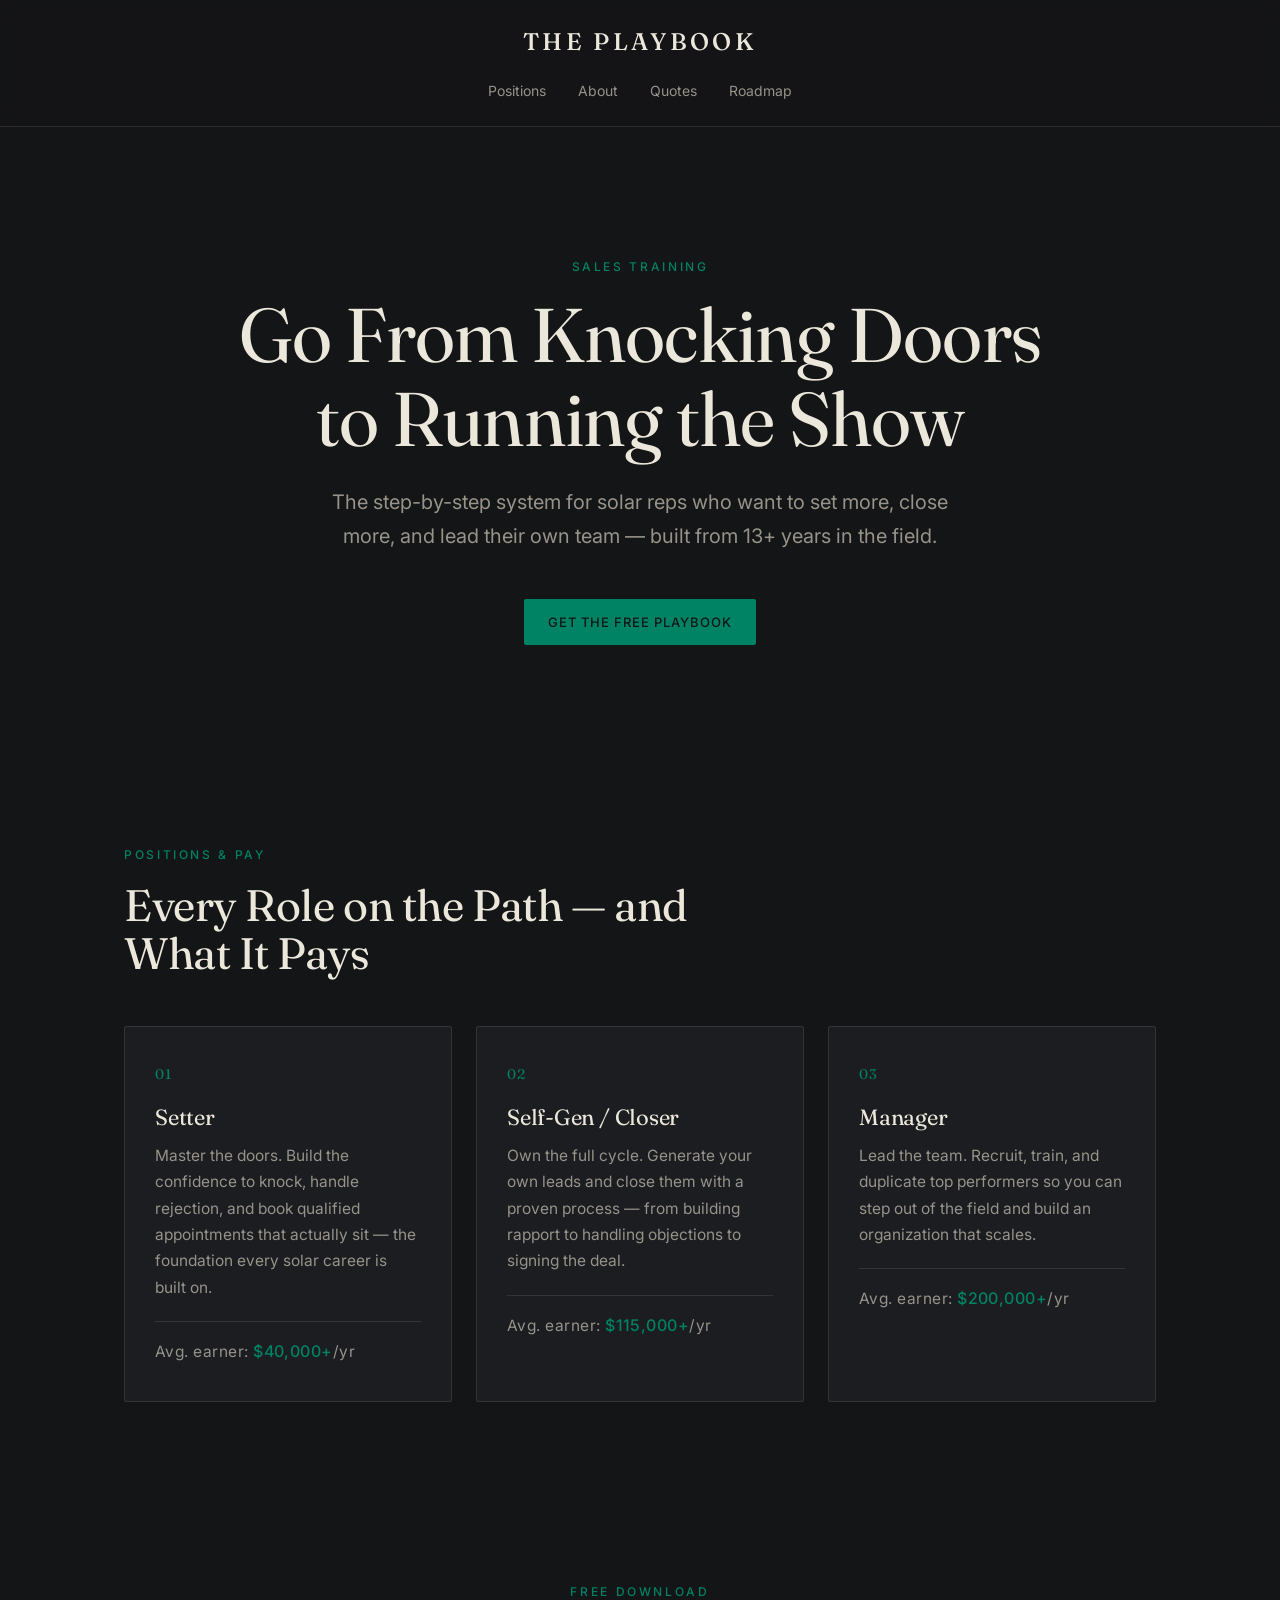
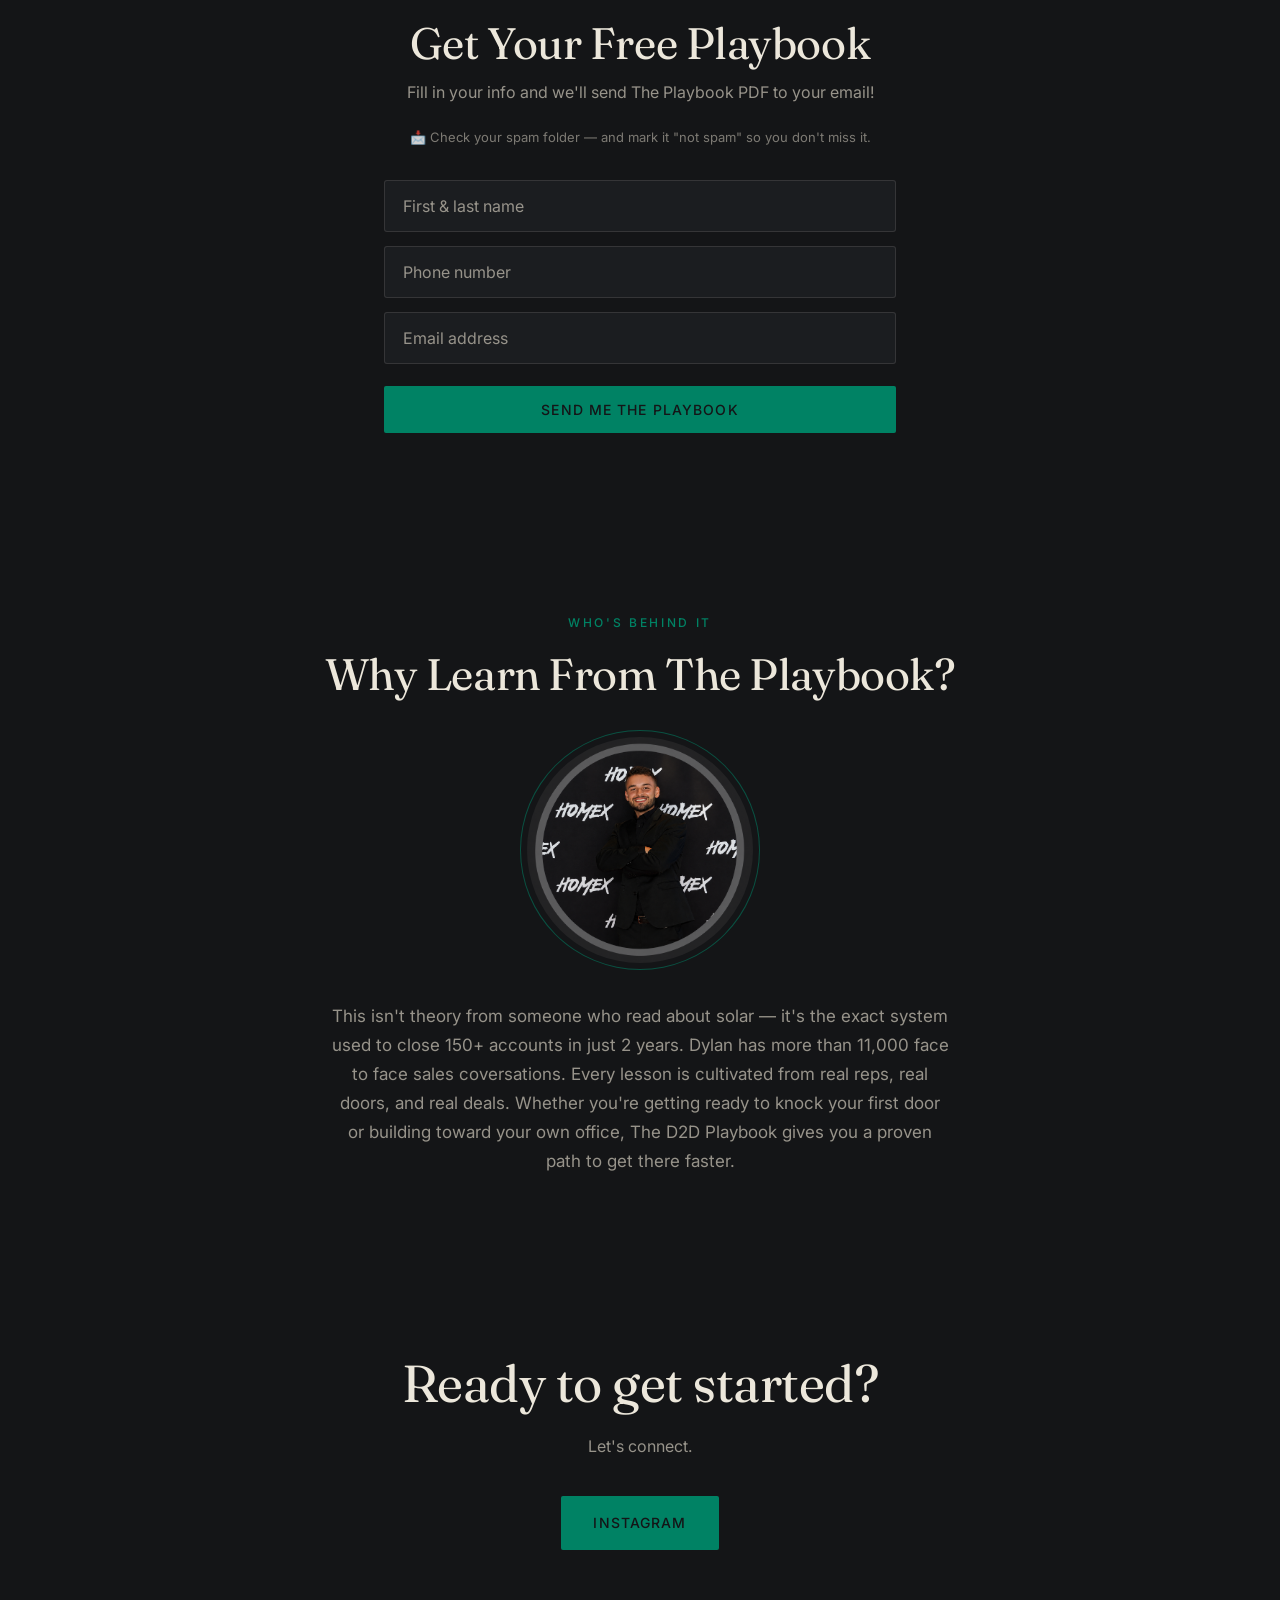
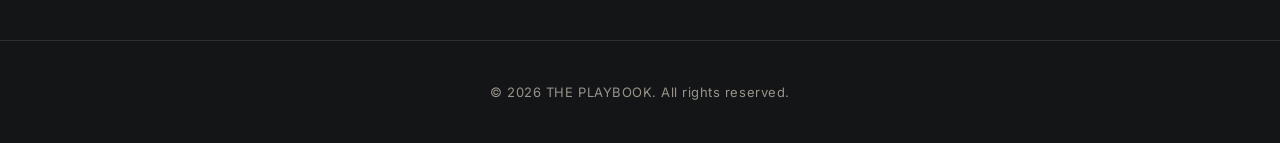
<file: index.html>
<!DOCTYPE html>
<html lang="en">
<head>
  <meta charset="UTF-8">
  <meta name="viewport" content="width=device-width, initial-scale=1.0">
  <title>THE PLAYBOOK — Sales Training That Works</title>

  <link rel="preconnect" href="https://fonts.googleapis.com">
  <link rel="preconnect" href="https://fonts.gstatic.com" crossorigin>
  <link href="https://fonts.googleapis.com/css2?family=Fraunces:opsz,wght@9..144,400;9..144,500;9..144,600&family=Inter:wght@400;500&display=swap" rel="stylesheet">
  <link rel="stylesheet" href="style.css">
</head>
<body>

    <header class="nav">
    <div class="nav-inner">
      <span class="logo">THE PLAYBOOK</span>
            <nav class="nav-links">
        <a href="#services">Positions</a>
        <a href="#about">About</a>
        <a href="quotes.html">Quotes</a>
        <a href="roadmap.html">Roadmap</a>
      </nav>
    </div>
  </header>

  <section class="hero reveal">
    <p class="eyebrow">Sales Training</p>
    <h1>Go From Knocking Doors to Running the Show</h1>
    <p>The step-by-step system for solar reps who want to set more, close more, and lead their own team — built from 13+ years in the field.</p>
    <a href="#playbook" class="btn pulse-btn">Get the Free Playbook</a>
  </section>

  <section id="services" class="services reveal">
    <p class="eyebrow">Positions &amp; Pay</p>
    <h2>Every Role on the Path — and What It Pays</h2>
    <div class="cards">
      <div class="card">
        <span class="card-num">01</span>
        <h3>Setter</h3>
        <p>Master the doors. Build the confidence to knock, handle rejection, and book qualified appointments that actually sit — the foundation every solar career is built on.</p>
        <p class="card-pay">Avg. earner: <span>$40,000+</span>/yr</p>
      </div>
      <div class="card">
        <span class="card-num">02</span>
        <h3>Self-Gen / Closer</h3>
        <p>Own the full cycle. Generate your own leads and close them with a proven process — from building rapport to handling objections to signing the deal.</p>
        <p class="card-pay">Avg. earner: <span>$115,000+</span>/yr</p>
      </div>
      <div class="card">
        <span class="card-num">03</span>
        <h3>Manager</h3>
        <p>Lead the team. Recruit, train, and duplicate top performers so you can step out of the field and build an organization that scales.</p>
        <p class="card-pay">Avg. earner: <span>$200,000+</span>/yr</p>
      </div>
    </div>
  </section>


  <section id="playbook" class="signup reveal">
    <p class="eyebrow">Free Download</p>
    <h2>Get Your Free Playbook</h2>
    <p class="signup-intro">Fill in your info and we'll send The Playbook PDF to your email!</p>
    <p class="signup-note">📩 Check your spam folder — and mark it "not spam" so you don't miss it.</p>

    
    <form class="signup-form" action="https://app.kit.com/forms/9921887/subscriptions" method="post">
      <input type="text" name="fields[first_name]" placeholder="First & last name" required>
      <input type="tel" name="fields[phone_number]" placeholder="Phone number" required>
      <input type="email" name="email_address" placeholder="Email address" required>
      <button type="submit" class="btn">Send Me the Playbook</button>
    </form>
  </section>
  
   <section id="about" class="about reveal">
    <p class="eyebrow">Who's Behind It</p>
    <h2>Why Learn From The Playbook?</h2>
    <img src="dc.png" alt="Dylan Collazo, founder of The D2D Playbook" class="about-photo">
    <p>This isn't theory from someone who read about solar — it's the exact system used to close 150+ accounts in just 2 years. Dylan has more than 11,000 face to face sales coversations. Every lesson is cultivated from real reps, real doors, and real deals. Whether you're getting ready to knock your first door or building toward your own office, The D2D Playbook gives you a proven path to get there faster.</p>
  </section>

  <section id="contact" class="cta reveal">
    <h2>Ready to get started?</h2>
    <p>Let's connect.</p>
    <a href="https://instagram.com/dylancollazo24" class="btn" target="_blank">Instagram</a>
  </section>

  <footer class="footer">
    <p>© 2026 THE PLAYBOOK. All rights reserved.</p>
  </footer>

  <script>
    const io = new IntersectionObserver((entries) => {
      entries.forEach((e) => { if (e.isIntersecting) e.target.classList.add('in'); });
    }, { threshold: 0.15 });
    document.querySelectorAll('.reveal').forEach((el) => io.observe(el));
  </script>

</body>
</html>
</file>
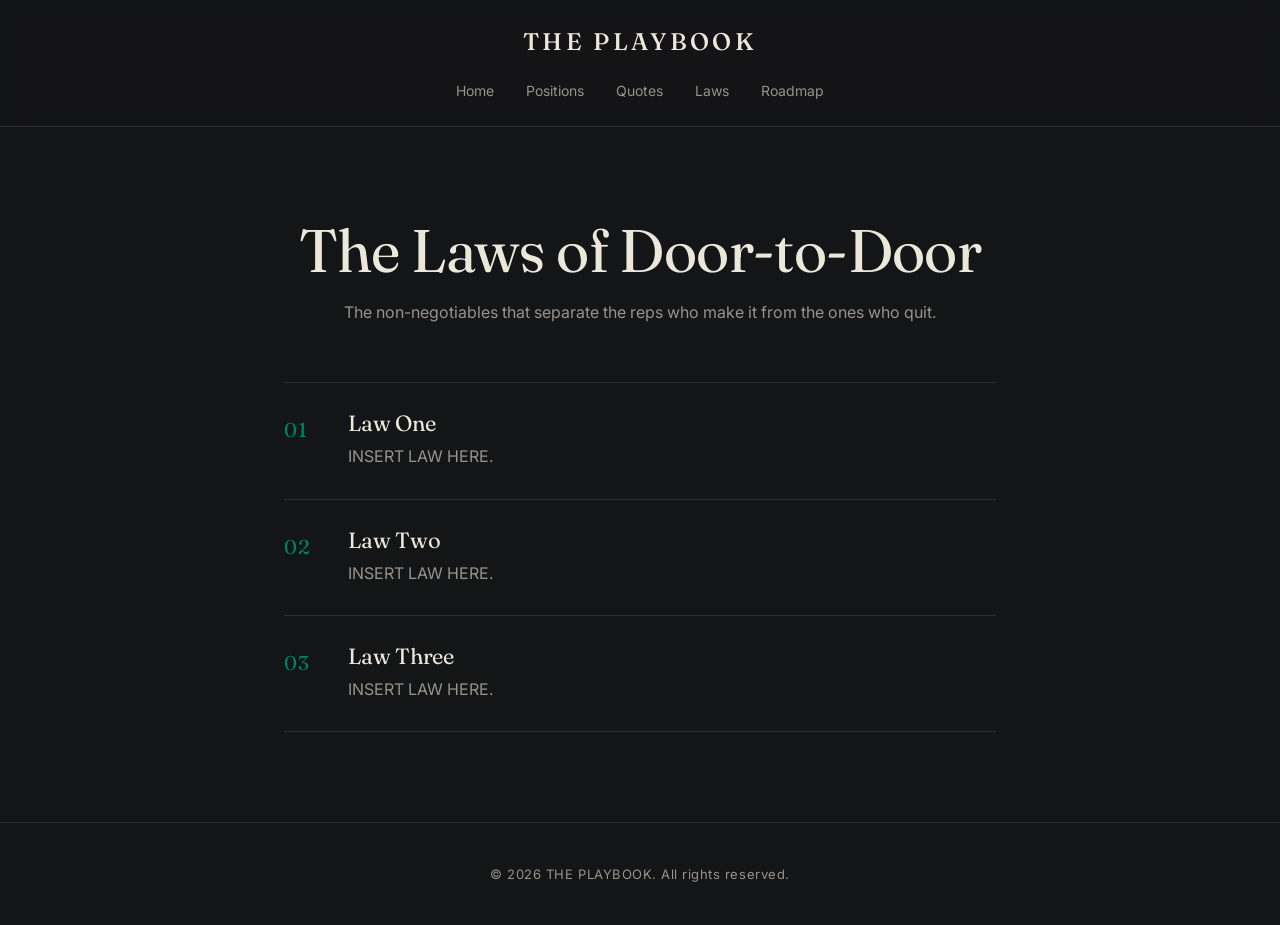
<file: laws.html>
<!DOCTYPE html>
<html lang="en">
<head>
  <meta charset="UTF-8">
  <meta name="viewport" content="width=device-width, initial-scale=1.0">
  <title>The Laws of Door-to-Door — THE PLAYBOOK</title>
  <link rel="preconnect" href="https://fonts.googleapis.com">
  <link rel="preconnect" href="https://fonts.gstatic.com" crossorigin>
  <link href="https://fonts.googleapis.com/css2?family=Fraunces:opsz,wght@9..144,400;9..144,500;9..144,600&family=Inter:wght@400;500&display=swap" rel="stylesheet">
  <link rel="stylesheet" href="style.css">
</head>
<body>

  <header class="nav">
    <div class="nav-inner">
      <a href="index.html" class="logo">THE PLAYBOOK</a>
      <nav class="nav-links">
        <a href="index.html">Home</a>
        <a href="index.html#services">Positions</a>
        <a href="quotes.html">Quotes</a>
        <a href="laws.html">Laws</a>
        <a href="roadmap.html">Roadmap</a>
       
      </nav>
    </div>
  </header>

  <section class="laws reveal">
    <h1>The Laws of Door-to-Door</h1>
    <p class="laws-intro">The non-negotiables that separate the reps who make it from the ones who quit.</p>

    <ol class="law-list">
      <li class="law">
        <h3>Law One</h3>
        <p> INSERT LAW HERE.</p>
      </li>
      <li class="law">
        <h3>Law Two</h3>
        <p>INSERT LAW HERE.</p>
      </li>
      <li class="law">
        <h3>Law Three</h3>
        <p>INSERT LAW HERE.</p>
      </li>
    </ol>

  </section>

  <footer class="footer">
    <p>© 2026 THE PLAYBOOK. All rights reserved.</p>
  </footer>

  <script>
    const io = new IntersectionObserver((entries) => {
      entries.forEach((e) => { if (e.isIntersecting) e.target.classList.add('in'); });
    }, { threshold: 0.15 });
    document.querySelectorAll('.reveal').forEach((el) => io.observe(el));
  </script>

</body>
</html>
</file>
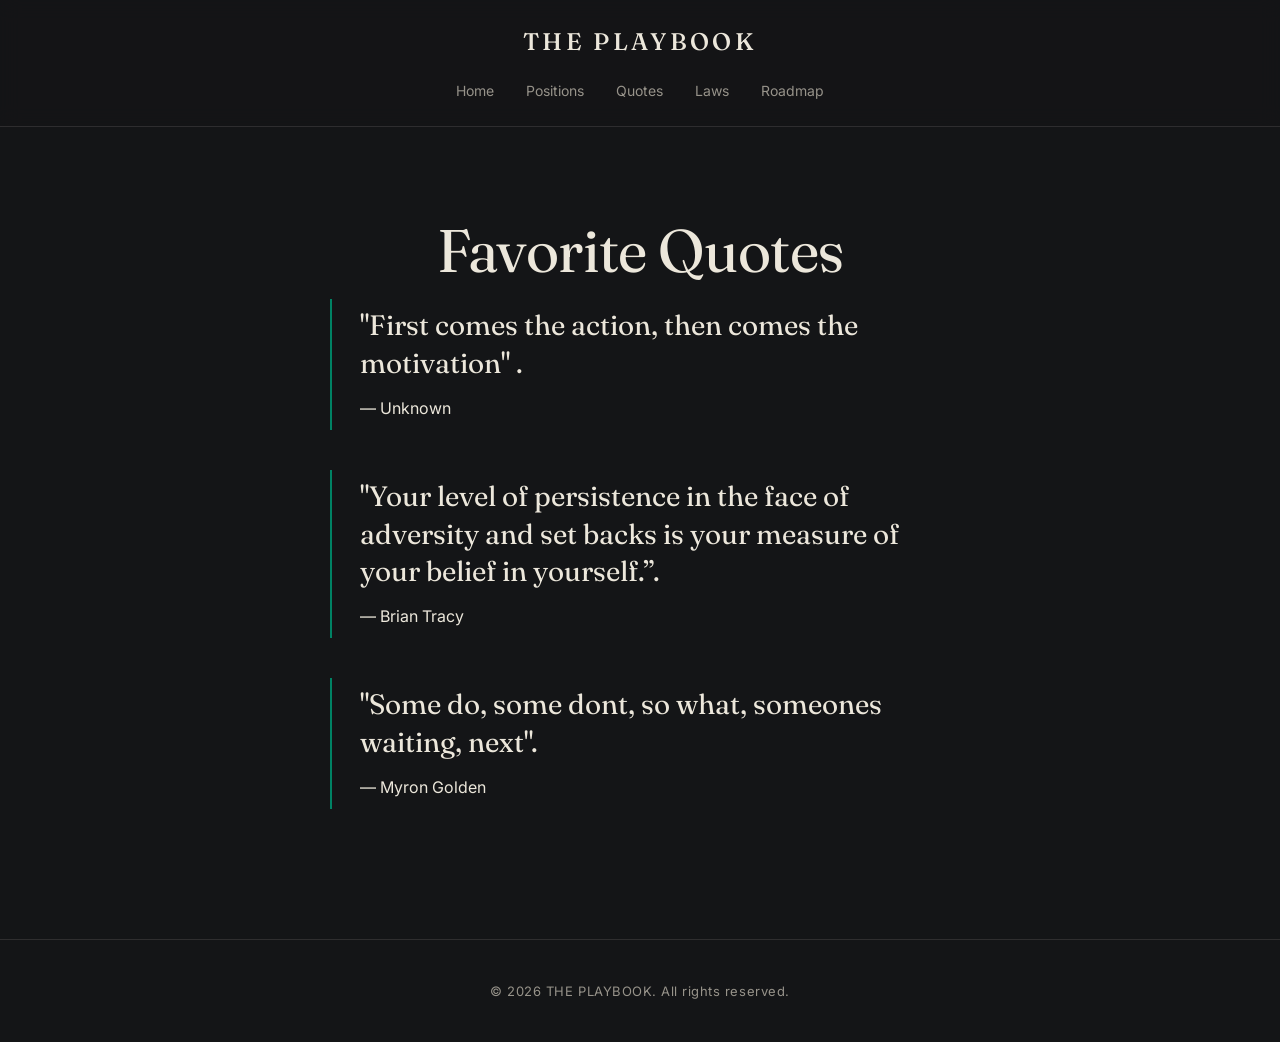
<file: quotes.html>
<!DOCTYPE html>
<html lang="en">
<head>
  <meta charset="UTF-8">
  <meta name="viewport" content="width=device-width, initial-scale=1.0">
  <title>Favorite Sales Quotes — The D2D Playbook</title>
  <link rel="preconnect" href="https://fonts.googleapis.com">
  <link rel="preconnect" href="https://fonts.gstatic.com" crossorigin>
  <link href="https://fonts.googleapis.com/css2?family=Fraunces:opsz,wght@9..144,400;9..144,500;9..144,600&family=Inter:wght@400;500&display=swap" rel="stylesheet">
  <link rel="stylesheet" href="style.css">
</head>
<body>

  <header class="nav">
    <div class="nav-inner">
      <a href="index.html" class="logo">THE PLAYBOOK</a>
            <nav class="nav-links">
        <a href="index.html">Home</a>
        <a href="index.html#services">Positions</a>
        <a href="quotes.html">Quotes</a>
        <a href="laws.html">Laws</a>
        <a href="roadmap.html">Roadmap</a>
      </nav>

    </div>
  </header>

  <section class="quotes reveal">
    
    <h1>Favorite Quotes</h1>

    <blockquote class="quote">
      <p>"First comes the action, then comes the motivation" .</p>
      — Unknown
    </blockquote>

    <blockquote class="quote">
      <p>"Your level of persistence in the face of adversity and set backs is your measure of your belief in yourself.”.</p>
      — Brian Tracy
    </blockquote>

    <blockquote class="quote">
      <p>"Some do, some dont, so what, someones waiting, next".</p>
      — Myron Golden
    </blockquote>

  </section>

  <footer class="footer">
    <p>© 2026 THE PLAYBOOK. All rights reserved.</p>
  </footer>

  <script>
    const io = new IntersectionObserver((entries) => {
      entries.forEach((e) => { if (e.isIntersecting) e.target.classList.add('in'); });
    }, { threshold: 0.15 });
    document.querySelectorAll('.reveal').forEach((el) => io.observe(el));
  </script>

</body>
</html>
</file>
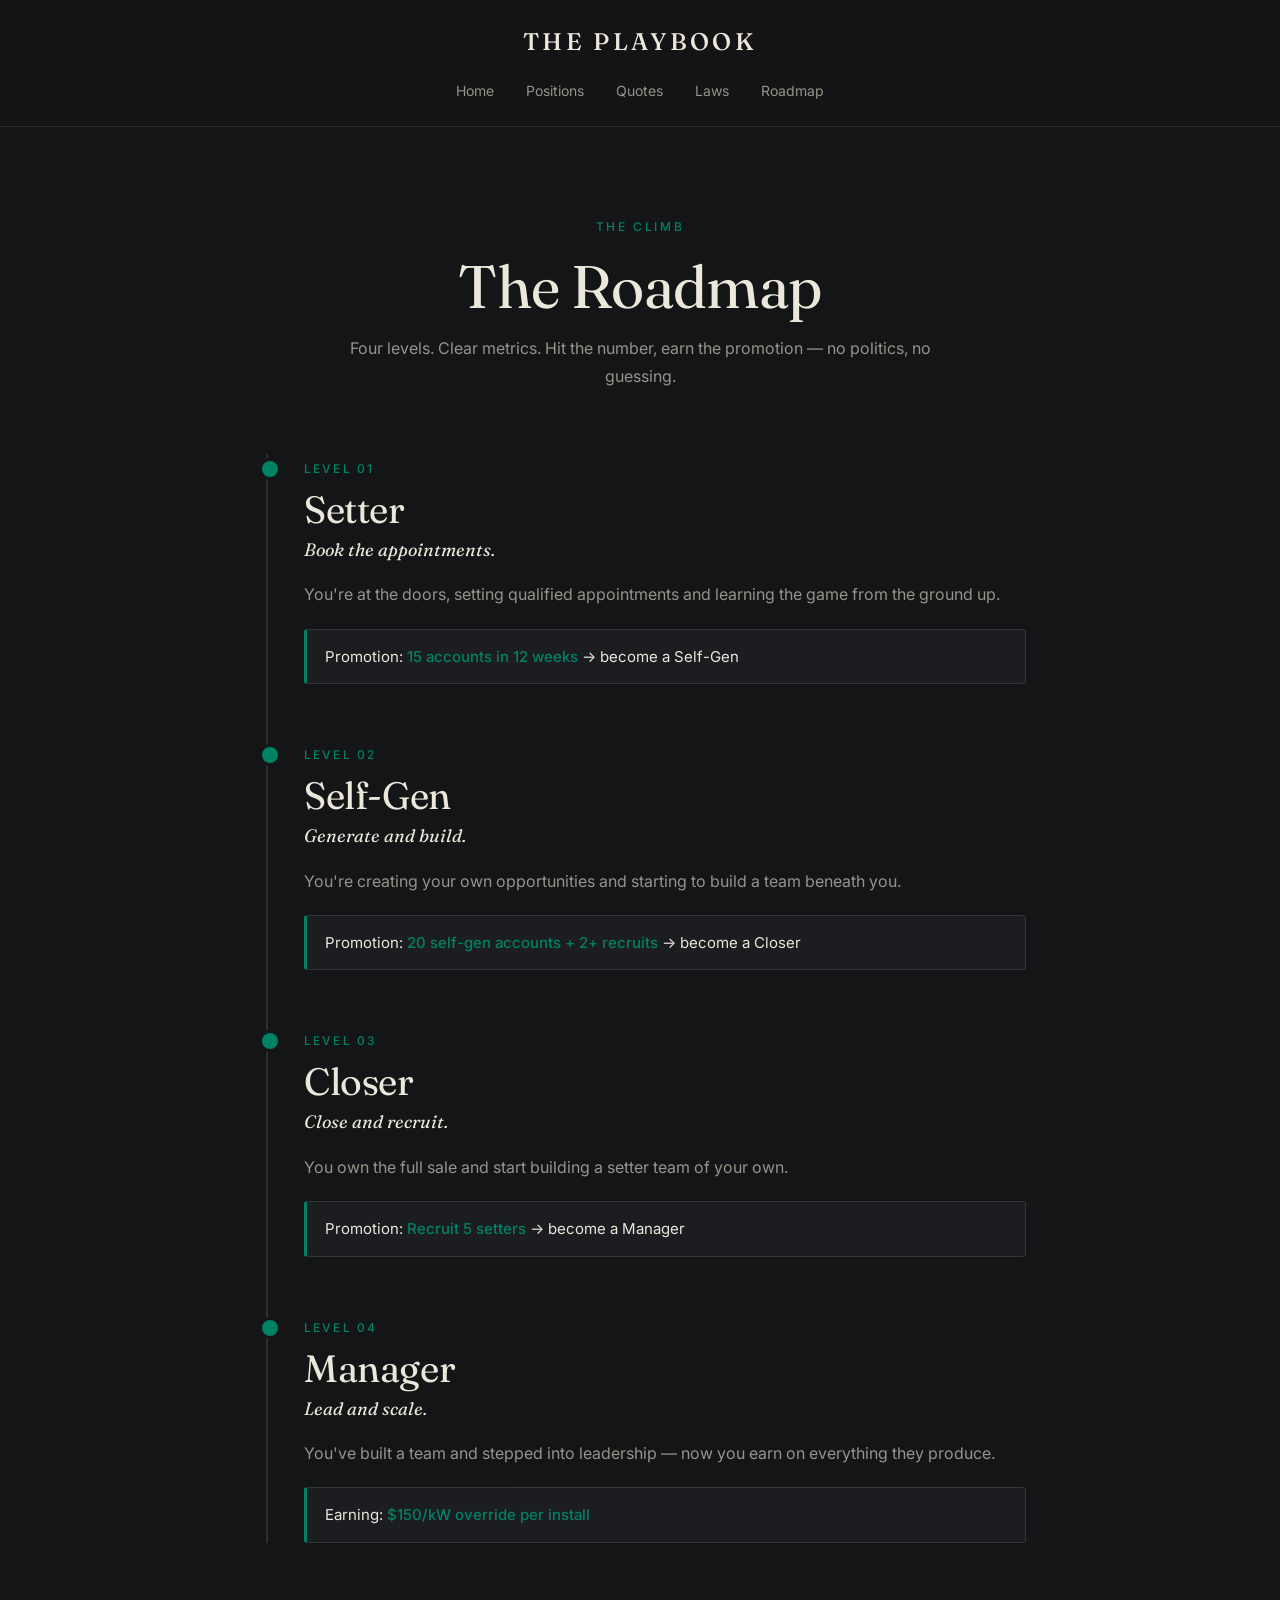
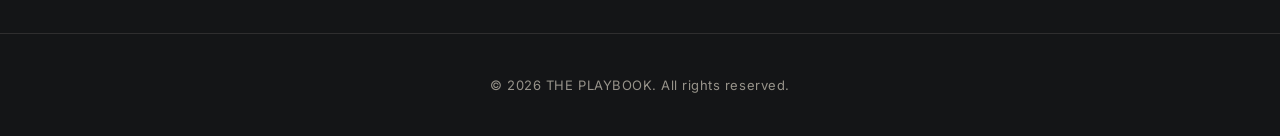
<file: roadmap.html>
<!DOCTYPE html>
<html lang="en">
<head>
  <meta charset="UTF-8">
  <meta name="viewport" content="width=device-width, initial-scale=1.0">
  <title>The Roadmap — THE PLAYBOOK</title>
  <link rel="preconnect" href="https://fonts.googleapis.com">
  <link rel="preconnect" href="https://fonts.gstatic.com" crossorigin>
  <link href="https://fonts.googleapis.com/css2?family=Fraunces:opsz,wght@9..144,400;9..144,500;9..144,600&family=Inter:wght@400;500&display=swap" rel="stylesheet">
  <link rel="stylesheet" href="style.css">
</head>
<body>

  <header class="nav">
    <div class="nav-inner">
      <a href="index.html" class="logo">THE PLAYBOOK</a>
      <nav class="nav-links">
        <a href="index.html">Home</a>
        <a href="index.html#services">Positions</a>
        <a href="quotes.html">Quotes</a>
        <a href="laws.html">Laws</a>
        <a href="roadmap.html">Roadmap</a>
      </nav>
    </div>
  </header>

    <section class="roadmap reveal">
    <p class="eyebrow">The Climb</p>
    <h1>The Roadmap</h1>
    <p class="roadmap-intro">Four levels. Clear metrics. Hit the number, earn the promotion — no politics, no guessing.</p>

    <div class="phase">
      <span class="phase-tag">Level 01</span>
      <h2>Setter</h2>
      <p class="phase-focus">Book the appointments.</p>
      <p class="phase-body">You're at the doors, setting qualified appointments and learning the game from the ground up.</p>
      <p class="phase-goal">Promotion: <span>15 accounts in 12 weeks</span> → become a Self-Gen</p>
    </div>

    <div class="phase">
      <span class="phase-tag">Level 02</span>
      <h2>Self-Gen</h2>
      <p class="phase-focus">Generate and build.</p>
      <p class="phase-body">You're creating your own opportunities and starting to build a team beneath you.</p>
      <p class="phase-goal">Promotion: <span>20 self-gen accounts + 2+ recruits</span> → become a Closer</p>
    </div>

    <div class="phase">
      <span class="phase-tag">Level 03</span>
      <h2>Closer</h2>
      <p class="phase-focus">Close and recruit.</p>
      <p class="phase-body">You own the full sale and start building a setter team of your own.</p>
      <p class="phase-goal">Promotion: <span>Recruit 5 setters</span> → become a Manager</p>
    </div>

    <div class="phase">
      <span class="phase-tag">Level 04</span>
      <h2>Manager</h2>
      <p class="phase-focus">Lead and scale.</p>
      <p class="phase-body">You've built a team and stepped into leadership — now you earn on everything they produce.</p>
      <p class="phase-goal">Earning: <span>$150/kW override per install</span></p>
    </div>

  </section>

  <footer class="footer">
    <p>© 2026 THE PLAYBOOK. All rights reserved.</p>
  </footer>

  <script>
    const io = new IntersectionObserver((entries) => {
      entries.forEach((e) => { if (e.isIntersecting) e.target.classList.add('in'); });
    }, { threshold: 0.15 });
    document.querySelectorAll('.reveal').forEach((el) => io.observe(el));
  </script>

</body>
</html>
</file>
<file: style.css>
:root {
  --bg: #141517;
  --panel: #1b1d20;
  --text: #ece7db;
  --muted: #97938a;
  --accent: #008264;
  --line: rgba(236, 231, 219, 0.12);
}

* { margin: 0; padding: 0; box-sizing: border-box; }
html { scroll-behavior: smooth; }

body {
  background: var(--bg);
  color: var(--text);
  font-family: 'Inter', sans-serif;
  line-height: 1.7;
  -webkit-font-smoothing: antialiased;
}

h1, h2, h3 {
  font-family: 'Fraunces', serif;
  font-weight: 400;
  line-height: 1.1;
  letter-spacing: -0.01em;
}

.eyebrow {
  font-family: 'Inter', sans-serif;
  font-size: 12px;
  font-weight: 500;
  letter-spacing: 0.22em;
  text-transform: uppercase;
  color: var(--accent);
  margin-bottom: 16px;
}

.nav {
  position: sticky;
  top: 0;
  background: rgba(20, 21, 23, 0.85);
  backdrop-filter: blur(10px);
  -webkit-backdrop-filter: blur(10px);
  border-bottom: 1px solid var(--line);
  z-index: 20;
}
.nav-inner {
  max-width: 1080px;
  margin: 0 auto;
  padding: 22px 24px;
  display: flex;
  flex-direction: column;
  align-items: center;
  gap: 14px;
}
.logo {
  font-family: 'Fraunces', serif;
  font-size: clamp(17px, 4.5vw, 24px);
  font-weight: 500;
  letter-spacing: 0.14em;
  text-transform: uppercase;
  color: var(--text);
  text-decoration: none;
}
.nav-links a {
  margin: 0 14px;
  text-decoration: none;
  color: var(--muted);
  font-size: 14px;
  transition: color 0.3s ease;
}
.nav-links a:hover { color: var(--text); }
.nav-cta { color: var(--accent); }

.btn {
  display: inline-block;
  font-family: 'Inter', sans-serif;
  font-size: 14px;
  font-weight: 500;
  letter-spacing: 0.08em;
  text-transform: uppercase;
  color: var(--bg);
  background: var(--accent);
  padding: 15px 32px;
  border-radius: 2px;
  text-decoration: none;
  transition: transform 0.3s ease, background 0.3s ease;
}
.btn:hover { background: #00a07b; transform: translateY(-2px); }

section { padding: 90px 24px; scroll-margin-top: 130px; }

.hero {
  max-width: 900px;
  margin: 0 auto;
  padding: 130px 24px 100px;
  text-align: center;
}
.hero h1 { font-size: clamp(42px, 7vw, 76px); margin-bottom: 24px; }
.hero p:not(.eyebrow) {
  color: var(--muted);
  font-size: clamp(16px, 2.2vw, 20px);
  max-width: 620px;
  margin: 0 auto 36px;
}

.services { max-width: 1080px; margin: 0 auto; }
.services h2 { font-size: clamp(28px, 4.5vw, 44px); margin-bottom: 48px; max-width: 640px; }
.cards { display: flex; gap: 24px; flex-wrap: wrap; }
.card {
  flex: 1;
  min-width: 260px;
  background: var(--panel);
  border: 1px solid var(--line);
  border-radius: 3px;
  padding: 36px 30px;
  transition: border-color 0.3s ease, transform 0.3s ease;
}
.card:hover { border-color: rgba(0, 130, 100, 0.5); transform: translateY(-3px); }
.card-num {
  display: block;
  font-family: 'Fraunces', serif;
  font-size: 14px;
  color: var(--accent);
  letter-spacing: 0.1em;
  margin-bottom: 18px;
}
.card h3 { font-size: 22px; margin-bottom: 14px; }
.card p { color: var(--muted); font-size: 15.5px; }

.about { max-width: 900px; margin: 0 auto; text-align: center; }
.about h2 { font-size: clamp(28px, 4.5vw, 44px); margin-bottom: 32px; }
.about p:not(.eyebrow) {
  color: var(--muted);
  max-width: 620px;
  margin: 0 auto;
  font-size: 17px;
}
.about-photo {
  width: 240px;
  height: 240px;
  object-fit: cover;
  object-position: center 30%;
  border-radius: 50%;
  display: block;
  margin: 0 auto 32px;
  padding: 6px;
  border: 1px solid rgba(0, 130, 100, 0.55);
  background: var(--bg);
}

.cta { max-width: 760px; margin: 0 auto; text-align: center; }
.cta h2 { font-size: clamp(30px, 5vw, 52px); margin-bottom: 20px; }
.cta p:not(.eyebrow) { color: var(--muted); margin-bottom: 36px; }

/* QUOTES PAGE */
.quotes { max-width: 760px; margin: 0 auto; text-align: center; }
.quotes h1 { font-size: clamp(36px, 6vw, 60px); margin-bottom: 16px; }
.quotes-intro { color: var(--muted); margin-bottom: 56px; }
.quote {
  border-left: 2px solid var(--accent);
  padding: 8px 0 8px 28px;
  margin: 0 auto 40px;
  max-width: 620px;
  text-align: left;
}
.quote p {
  font-family: 'Fraunces', serif;
  font-size: clamp(20px, 3.2vw, 28px);
  line-height: 1.35;
  color: var(--text);
  margin-bottom: 12px;
}
.quote cite {
  font-family: 'Inter', sans-serif;
  font-style: normal;
  font-size: 13px;
  letter-spacing: 0.14em;
  text-transform: uppercase;
  color: var(--accent);
}

.footer {
  border-top: 1px solid var(--line);
  text-align: center;
  padding: 40px 24px;
  color: var(--muted);
  font-size: 13px;
  letter-spacing: 0.04em;
}
/* LAWS PAGE */
.laws { max-width: 760px; margin: 0 auto; }
.laws h1 { font-size: clamp(36px, 6vw, 60px); margin-bottom: 16px; text-align: center; }
.laws-intro { color: var(--muted); margin-bottom: 56px; text-align: center; }
.law-list {
  list-style: none;
  counter-reset: law;
}
.law {
  counter-increment: law;
  position: relative;
  padding: 28px 0 28px 64px;
  border-top: 1px solid var(--line);
}
.law:last-child { border-bottom: 1px solid var(--line); }
.law::before {
  content: counter(law, decimal-leading-zero);
  position: absolute;
  left: 0;
  top: 30px;
  font-family: 'Fraunces', serif;
  font-size: 20px;
  color: var(--accent);
  letter-spacing: 0.05em;
}
.law h3 { font-size: 22px; margin-bottom: 8px; }
.law p { color: var(--muted); font-size: 16px; }

.reveal { opacity: 0; transform: translateY(18px); transition: opacity 0.9s ease, transform 0.9s ease; }
.reveal.in { opacity: 1; transform: none; }

@media (prefers-reduced-motion: reduce) {
  html { scroll-behavior: auto; }
  .reveal { opacity: 1; transform: none; transition: none; }
}
/* LAWS PAGE */
.laws { max-width: 760px; margin: 0 auto; }
.laws .eyebrow { text-align: center; }
.laws h1 { font-size: clamp(36px, 6vw, 60px); margin-bottom: 16px; text-align: center; }
.laws-intro { color: var(--muted); margin-bottom: 56px; text-align: center; }
.law-list { list-style: none; counter-reset: law; }
.law {
  counter-increment: law;
  position: relative;
  padding: 28px 0 28px 64px;
  border-top: 1px solid var(--line);
}
.law:last-child { border-bottom: 1px solid var(--line); }
.law::before {
  content: counter(law, decimal-leading-zero);
  position: absolute;
  left: 0;
  top: 30px;
  font-family: 'Fraunces', serif;
  font-size: 20px;
  color: var(--accent);
  letter-spacing: 0.05em;
}
.law h3 { font-size: 22px; margin-bottom: 8px; }
.law p { color: var(--muted); font-size: 16px; }
/* ROADMAP PAGE */
.roadmap { max-width: 820px; margin: 0 auto; }
.roadmap .eyebrow { text-align: center; }
.roadmap h1 { font-size: clamp(36px, 6vw, 60px); text-align: center; margin-bottom: 16px; }
.roadmap-intro {
  color: var(--muted);
  text-align: center;
  max-width: 620px;
  margin: 0 auto 64px;
}
.phase {
  position: relative;
  border-left: 2px solid var(--line);
  padding: 0 0 56px 36px;
  margin-left: 12px;
}
.phase:last-child { padding-bottom: 0; }
.phase::before {
  content: "";
  position: absolute;
  left: -9px;
  top: 4px;
  width: 16px;
  height: 16px;
  border-radius: 50%;
  background: var(--accent);
  border: 3px solid var(--bg);
}
.phase-tag {
  font-family: 'Inter', sans-serif;
  font-size: 12px;
  font-weight: 500;
  letter-spacing: 0.18em;
  text-transform: uppercase;
  color: var(--accent);
}
.phase h2 {
  font-size: clamp(26px, 4vw, 38px);
  margin: 8px 0 4px;
}
.phase-focus {
  font-family: 'Fraunces', serif;
  font-style: italic;
  font-size: 18px;
  color: var(--text);
  margin-bottom: 16px;
}
.phase-body {
  color: var(--muted);
  margin-bottom: 20px;
}
.phase-points {
  list-style: none;
  padding: 0;
}
.phase-points li {
  color: var(--muted);
  padding: 8px 0 8px 22px;
  position: relative;
  border-top: 1px solid var(--line);
}
.phase-points li::before {
  content: "→";
  position: absolute;
  left: 0;
  color: var(--accent);
}
/* SIGNUP FORM */
.signup { max-width: 560px; margin: 0 auto; text-align: center; }
.signup h2 { font-size: clamp(28px, 4.5vw, 44px); margin-bottom: 12px; }
.signup-intro { color: var(--muted); margin-bottom: 40px; }
.signup-form { display: flex; flex-direction: column; gap: 14px; }
.signup-form input {
  width: 100%;
  padding: 15px 18px;
  background: var(--panel);
  border: 1px solid var(--line);
  border-radius: 3px;
  color: var(--text);
  font-family: 'Inter', sans-serif;
  font-size: 16px;
}
.signup-form input::placeholder { color: var(--muted); }
.signup-form input:focus { outline: none; border-color: var(--accent); }
.signup-form .btn { border: none; cursor: pointer; margin-top: 8px; }
/* HERO BUTTON SPACING */
.hero .btn {
  margin: 10px 8px;
  padding: 12px 24px;
  font-size: 13px;
}

/* POSITION PAY LINE */
.card-pay {
  margin-top: 20px;
  padding-top: 16px;
  border-top: 1px solid var(--line);
  font-family: 'Inter', sans-serif;
  font-size: 14px;
  color: var(--muted);
  letter-spacing: 0.03em;
}
.card-pay span {
  color: var(--accent);
  font-weight: 500;
  font-size: 16px;
}
/* SPAM NOTE */
.signup-note {
  font-size: 13px;
  color: var(--muted);
  margin-top: -20px;
  margin-bottom: 32px;
  opacity: 0.8;
}
/* ROADMAP PROMOTION METRIC */
.phase-goal {
  margin-top: 16px;
  padding: 14px 18px;
  background: var(--panel);
  border: 1px solid var(--line);
  border-left: 3px solid var(--accent);
  border-radius: 3px;
  font-family: 'Inter', sans-serif;
  font-size: 15px;
  color: var(--text);
}
.phase-goal span {
  color: var(--accent);
  font-weight: 500;
}
</file>
